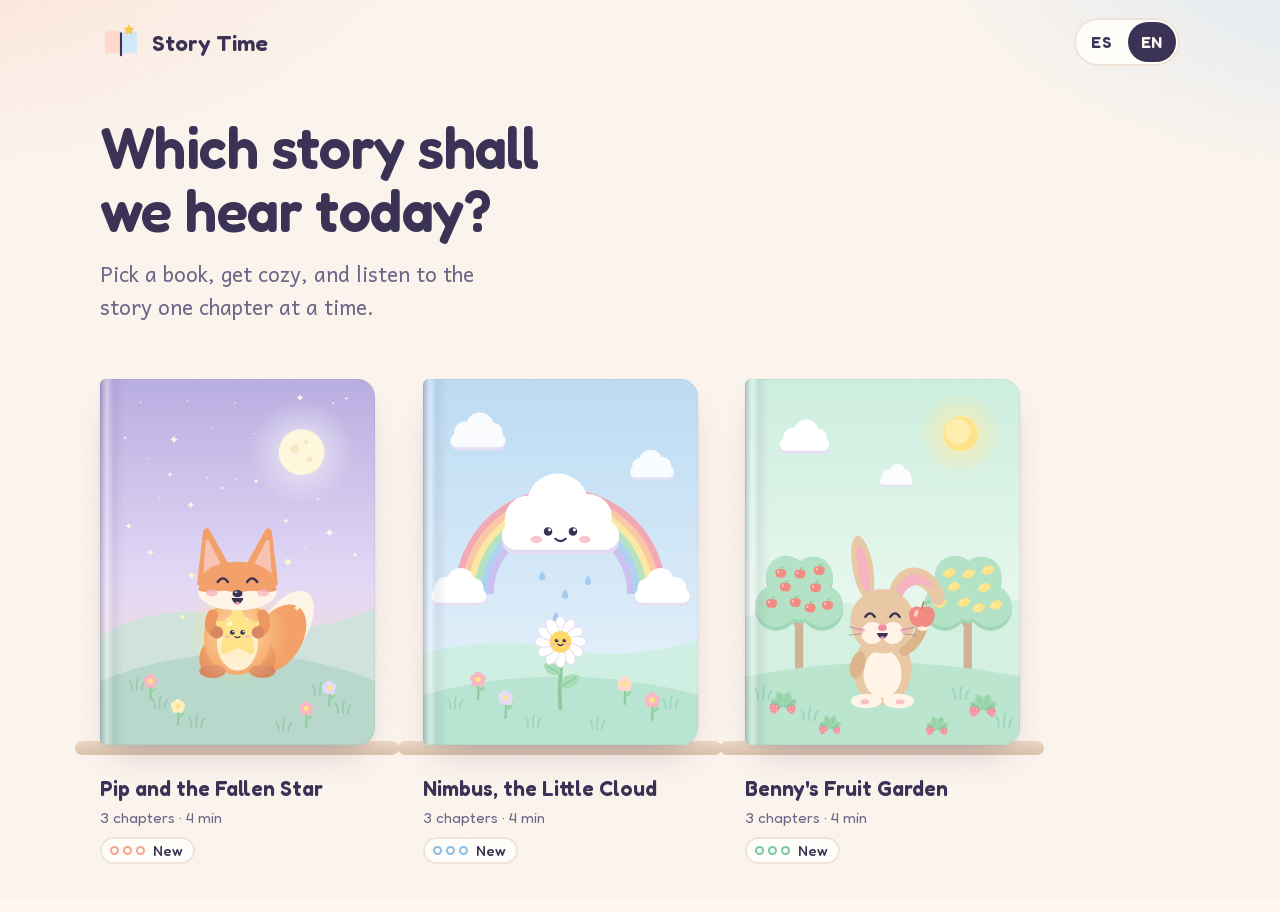
<file: index.html>
<!doctype html>
<html lang="es">
<head>
  <meta charset="utf-8">
  <meta name="viewport" content="width=device-width, initial-scale=1">
  <title>Hora del Cuento</title>
  <meta name="description" content="Audiolibros infantiles en inglés, capítulo por capítulo.">
  <meta name="theme-color" content="#FFF8F0">
  <link rel="icon" href="data:image/svg+xml,%3Csvg xmlns='http://www.w3.org/2000/svg' viewBox='0 0 64 64'%3E%3Ccircle cx='32' cy='32' r='30' fill='%23FFD9CC'/%3E%3Cpath d='M32 14l5 11 12 1-9 8 3 12-11-6-11 6 3-12-9-8 12-1z' fill='%23F5C84C' stroke='%23F5C84C' stroke-width='4' stroke-linejoin='round'/%3E%3C/svg%3E">
  <link rel="apple-touch-icon" href="icons/apple-touch-icon.png">
  <meta name="apple-mobile-web-app-capable" content="yes">
  <meta name="apple-mobile-web-app-title" content="Hora del Cuento">
  <link rel="stylesheet" href="css/fonts.css">
  <link rel="stylesheet" href="css/styles.css">
</head>
<body>
  <!-- Icon sprite -->
  <svg width="0" height="0" style="position:absolute" aria-hidden="true">
    <symbol id="i-play" viewBox="0 0 24 24"><path d="M8 5.5v13a1 1 0 0 0 1.5.86l10.2-6.5a1 1 0 0 0 0-1.72L9.5 4.64A1 1 0 0 0 8 5.5z" fill="currentColor"/></symbol>
    <symbol id="i-pause" viewBox="0 0 24 24"><rect x="6" y="5" width="4.5" height="14" rx="1.6" fill="currentColor"/><rect x="13.5" y="5" width="4.5" height="14" rx="1.6" fill="currentColor"/></symbol>
    <symbol id="i-back10" viewBox="0 0 24 24"><path d="M4.5 12a7.5 7.5 0 1 0 2.4-5.5" fill="none" stroke="currentColor" stroke-width="2.2" stroke-linecap="round"/><path d="M4 3.5v4.5h4.5" fill="none" stroke="currentColor" stroke-width="2.2" stroke-linecap="round" stroke-linejoin="round"/><text x="12" y="15.6" text-anchor="middle" font-size="7.5" font-weight="700" font-family="Fredoka, sans-serif" fill="currentColor">10</text></symbol>
    <symbol id="i-fwd10" viewBox="0 0 24 24"><path d="M19.5 12a7.5 7.5 0 1 1-2.4-5.5" fill="none" stroke="currentColor" stroke-width="2.2" stroke-linecap="round"/><path d="M20 3.5v4.5h-4.5" fill="none" stroke="currentColor" stroke-width="2.2" stroke-linecap="round" stroke-linejoin="round"/><text x="12" y="15.6" text-anchor="middle" font-size="7.5" font-weight="700" font-family="Fredoka, sans-serif" fill="currentColor">10</text></symbol>
    <symbol id="i-prev" viewBox="0 0 24 24"><rect x="5" y="5" width="2.6" height="14" rx="1.3" fill="currentColor"/><path d="M19 6.3v11.4a1 1 0 0 1-1.55.83L9.2 13a1.2 1.2 0 0 1 0-2l8.25-5.53A1 1 0 0 1 19 6.3z" fill="currentColor"/></symbol>
    <symbol id="i-next" viewBox="0 0 24 24"><rect x="16.4" y="5" width="2.6" height="14" rx="1.3" fill="currentColor"/><path d="M5 6.3v11.4a1 1 0 0 0 1.55.83L14.8 13a1.2 1.2 0 0 0 0-2L6.55 5.47A1 1 0 0 0 5 6.3z" fill="currentColor"/></symbol>
    <symbol id="i-arrow-left" viewBox="0 0 24 24"><path d="M14.5 5.5L8 12l6.5 6.5" fill="none" stroke="currentColor" stroke-width="2.6" stroke-linecap="round" stroke-linejoin="round"/></symbol>
    <symbol id="i-arrow-right" viewBox="0 0 24 24"><path d="M9.5 5.5L16 12l-6.5 6.5" fill="none" stroke="currentColor" stroke-width="2.6" stroke-linecap="round" stroke-linejoin="round"/></symbol>
    <symbol id="i-volume" viewBox="0 0 24 24"><path d="M4 9.5h3.2L12 5.6v12.8l-4.8-3.9H4a1 1 0 0 1-1-1v-3a1 1 0 0 1 1-1z" fill="currentColor"/><path d="M15.5 9a4.2 4.2 0 0 1 0 6M18 6.5a7.8 7.8 0 0 1 0 11" fill="none" stroke="currentColor" stroke-width="2" stroke-linecap="round"/></symbol>
    <symbol id="i-check" viewBox="0 0 24 24"><path d="M6 12.5l4 4 8-9" fill="none" stroke="currentColor" stroke-width="3" stroke-linecap="round" stroke-linejoin="round"/></symbol>
    <symbol id="i-star" viewBox="0 0 24 24"><path d="M12 3.2l2.6 5.5 6 .8-4.4 4.1 1.1 6-5.3-2.9-5.3 2.9 1.1-6-4.4-4.1 6-.8z" fill="currentColor" stroke="currentColor" stroke-width="1.6" stroke-linejoin="round"/></symbol>
    <symbol id="i-download" viewBox="0 0 24 24"><path d="M12 4v11M7.5 10.5L12 15l4.5-4.5" fill="none" stroke="currentColor" stroke-width="2.4" stroke-linecap="round" stroke-linejoin="round"/><path d="M5 19.5h14" fill="none" stroke="currentColor" stroke-width="2.4" stroke-linecap="round"/></symbol>
    <symbol id="i-replay" viewBox="0 0 24 24"><path d="M5 12a7 7 0 1 0 2.2-5.1" fill="none" stroke="currentColor" stroke-width="2.4" stroke-linecap="round"/><path d="M5 3.8V8h4.2" fill="none" stroke="currentColor" stroke-width="2.4" stroke-linecap="round" stroke-linejoin="round"/></symbol>
  </svg>

  <a class="skip-link" href="#app" data-i18n="skipToContent">Saltar al contenido</a>

  <header class="site-header">
    <a class="brand" href="#/">
      <svg class="brand-mark" viewBox="0 0 48 48" aria-hidden="true">
        <path d="M6 13c6-3 12-3 18 1v25c-6-4-12-4-18-1z" fill="#FFD9CC"/>
        <path d="M42 13c-6-3-12-3-18 1v25c6-4 12-4 18-1z" fill="#D2E7F7"/>
        <path d="M24 14v25" stroke="#3B3355" stroke-width="2.4" stroke-linecap="round"/>
        <path d="M33 4.5l1.6 3.4 3.7.5-2.7 2.5.7 3.7-3.3-1.8-3.3 1.8.7-3.7-2.7-2.5 3.7-.5z" fill="#F5C84C" stroke="#F5C84C" stroke-width="1.2" stroke-linejoin="round"/>
      </svg>
      <span class="brand-name" data-i18n="appName">Hora del Cuento</span>
    </a>
    <p class="offline-status" role="status" hidden></p>
    <div class="lang-switch" role="group" data-i18n-aria="language">
      <button type="button" data-lang="es" aria-pressed="true">ES</button>
      <button type="button" data-lang="en" aria-pressed="false">EN</button>
    </div>
  </header>

  <main id="app" tabindex="-1"></main>

  <audio id="audio" preload="metadata"></audio>

  <script src="js/data.js"></script>
  <script src="js/scenes.js"></script>
  <script src="js/vocabulary.js"></script>
  <script src="js/i18n.js"></script>
  <script src="js/storage.js"></script>
  <script src="js/vocab-markup.js"></script>
  <script src="js/player.js"></script>
  <script src="js/views.js"></script>
  <script src="js/app.js"></script>
</body>
</html>
</file>
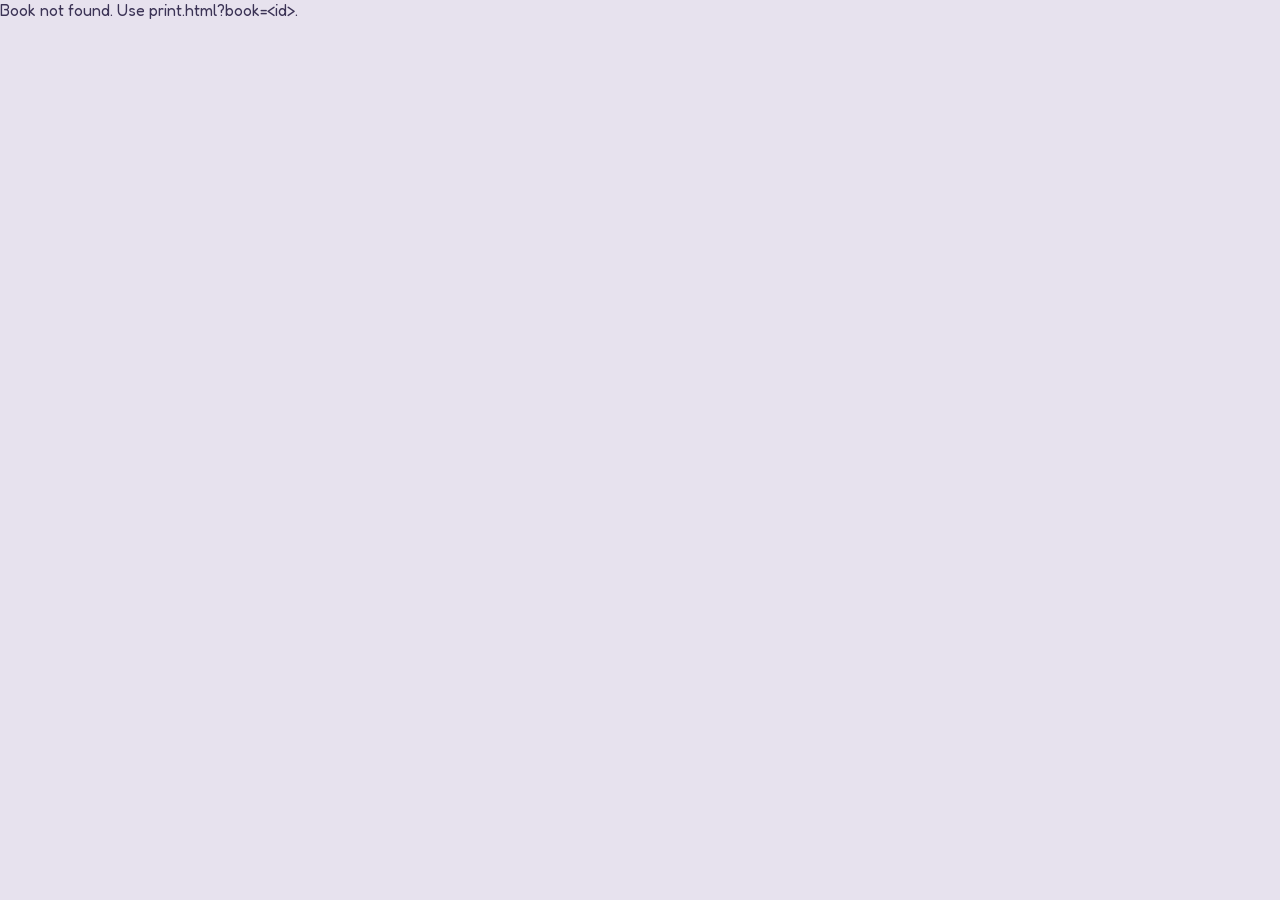
<file: print.html>
<!doctype html>
<html lang="en">
<head>
  <meta charset="utf-8">
  <meta name="viewport" content="width=device-width, initial-scale=1">
  <title>Hora del Cuento · PDF</title>
  <link rel="stylesheet" href="css/fonts.css">
  <link rel="stylesheet" href="css/print.css">
</head>
<body>
  <!-- Printable book: print.html?book=pip. tools/build_pdfs.mjs turns it into pdf/<book>.pdf -->
  <main id="book"></main>
  <script src="js/data.js"></script>
  <script src="js/scenes.js"></script>
  <script src="js/vocabulary.js"></script>
  <script src="js/vocab-markup.js"></script>
  <script src="js/print.js"></script>
</body>
</html>
</file>
<file: css/fonts.css>
/* Self-hosted fonts (SIL Open Font License, see fonts/OFL-*.txt) so the app works offline */
@font-face {
  font-family: 'Fredoka';
  font-style: normal;
  font-weight: 300 700;
  font-display: swap;
  src: url('../fonts/fredoka.woff2') format('woff2');
}
@font-face {
  font-family: 'Andika';
  font-style: normal;
  font-weight: 400;
  font-display: swap;
  src: url('../fonts/andika-400.woff2') format('woff2');
}
@font-face {
  font-family: 'Andika';
  font-style: normal;
  font-weight: 700;
  font-display: swap;
  src: url('../fonts/andika-700.woff2') format('woff2');
}
</file>
<file: css/styles.css>
/* ==========================================================================
   Hora del Cuento — soft pastel picture-book styles
   ========================================================================== */

:root {
  --cream: #fff8f0;
  --paper: #fffdf9;
  --ink: #3b3355;
  --ink-soft: #6e6588;
  --line: #efe3d8;

  --peach: #ffd9cc;
  --peach-deep: #f4a58c;
  --sky: #d2e7f7;
  --sky-deep: #8bbde6;
  --mint: #cfefe3;
  --mint-deep: #78c9a8;
  --lavender: #e4dcf7;
  --lavender-deep: #a998de;
  --butter: #fff1bf;
  --butter-deep: #f5c84c;

  /* Per-book accent (overridden by .theme-*) */
  --accent: var(--lavender);
  --accent-deep: var(--lavender-deep);
  --highlight: #ffecb0;
  --vocab-ink: #6a4fb8;

  --font-display: 'Fredoka', ui-rounded, 'Arial Rounded MT Bold', system-ui, sans-serif;
  --font-read: 'Andika', Verdana, ui-sans-serif, sans-serif;

  --radius-lg: 28px;
  --radius: 20px;
  --shadow-soft: 0 1px 2px rgb(59 51 85 / 0.05), 0 10px 30px -14px rgb(59 51 85 / 0.22);
  --shadow-lift: 0 2px 4px rgb(59 51 85 / 0.06), 0 18px 36px -16px rgb(59 51 85 / 0.3);
  --ease-out: cubic-bezier(0.22, 1, 0.36, 1);
  --gutter: clamp(16px, 4vw, 40px);
}

.theme-peach { --accent: var(--peach); --accent-deep: var(--peach-deep); --highlight: #ffe2c4; --vocab-ink: #b84a2e; }
.theme-sky { --accent: var(--sky); --accent-deep: var(--sky-deep); --highlight: #ffecb0; --vocab-ink: #2a6aa8; }
.theme-mint { --accent: var(--mint); --accent-deep: var(--mint-deep); --highlight: #ffecb0; --vocab-ink: #23805b; }
.theme-lavender { --accent: var(--lavender); --accent-deep: var(--lavender-deep); --highlight: #ffe6c8; --vocab-ink: #6a4fb8; }

/* ---------- Base ---------- */

*,
*::before,
*::after { box-sizing: border-box; }

[hidden] { display: none !important; }

html { -webkit-text-size-adjust: 100%; }

body {
  margin: 0;
  min-height: 100vh;
  display: flex;
  flex-direction: column;
  font-family: var(--font-display);
  color: var(--ink);
  background:
    radial-gradient(60rem 30rem at -10% -12%, rgb(255 217 204 / 0.7), transparent 60%),
    radial-gradient(50rem 26rem at 110% -8%, rgb(210 231 247 / 0.8), transparent 60%),
    var(--cream);
  background-attachment: fixed;
  overflow-x: hidden;
}

/* Paper grain */
body::before {
  content: '';
  position: fixed;
  inset: 0;
  z-index: -1;
  pointer-events: none;
  background-image: url("data:image/svg+xml,%3Csvg xmlns='http://www.w3.org/2000/svg' width='180' height='180'%3E%3Cfilter id='n'%3E%3CfeTurbulence type='fractalNoise' baseFrequency='.85' numOctaves='2' stitchTiles='stitch'/%3E%3CfeColorMatrix values='0 0 0 0 .23 0 0 0 0 .2 0 0 0 0 .33 0 0 0 .07 0'/%3E%3C/filter%3E%3Crect width='100%25' height='100%25' filter='url(%23n)'/%3E%3C/svg%3E");
}

img { max-width: 100%; height: auto; display: block; }

a { color: inherit; }

button { font: inherit; color: inherit; }

h1, h2, p { margin: 0; }

h1 { font-weight: 600; letter-spacing: -0.01em; line-height: 1.1; text-wrap: balance; }
h1:focus { outline: none; }

:focus-visible {
  outline: 3px solid var(--ink);
  outline-offset: 3px;
  border-radius: 12px;
}

.icon { width: 24px; height: 24px; flex: none; }

.visually-hidden {
  position: absolute !important;
  width: 1px; height: 1px;
  overflow: hidden;
  clip: rect(0 0 0 0);
  white-space: nowrap;
}

.skip-link {
  position: absolute;
  left: 16px;
  top: -60px;
  z-index: 10;
  padding: 10px 16px;
  border-radius: 999px;
  background: var(--ink);
  color: var(--cream);
  font-weight: 500;
  text-decoration: none;
}
.skip-link:focus { top: 12px; }

/* ---------- Header ---------- */

.site-header,
main {
  width: 100%;
  max-width: 1160px;
  margin-inline: auto;
  padding-inline: var(--gutter);
}

.site-header {
  display: flex;
  align-items: center;
  justify-content: space-between;
  gap: 16px;
  padding-block: 18px;
}

.brand {
  display: inline-flex;
  align-items: center;
  gap: 10px;
  text-decoration: none;
  font-weight: 600;
  font-size: clamp(1.15rem, 1rem + 0.6vw, 1.4rem);
}
.brand-mark { width: 42px; height: 42px; }

.offline-status {
  margin-left: auto;
  padding: 6px 14px;
  border-radius: 999px;
  background: var(--paper);
  box-shadow: inset 0 0 0 2px var(--line);
  font-size: 0.88rem;
  font-weight: 500;
  color: var(--ink-soft);
  font-variant-numeric: tabular-nums;
}
.offline-status.is-ready { background: var(--mint); box-shadow: none; color: var(--ink); }

.lang-switch {
  display: inline-flex;
  padding: 4px;
  gap: 2px;
  border-radius: 999px;
  background: var(--paper);
  box-shadow: inset 0 0 0 2px var(--line);
}
.lang-switch button {
  min-width: 48px;
  min-height: 40px;
  border: 0;
  border-radius: 999px;
  background: transparent;
  font-weight: 600;
  letter-spacing: 0.04em;
  cursor: pointer;
  transition: background-color 0.2s, color 0.2s;
}
.lang-switch button[aria-pressed='true'] { background: var(--ink); color: var(--cream); }
.lang-switch button[aria-pressed='false']:hover { background: var(--lavender); }

main { flex: 1; padding-bottom: 48px; }
main:focus { outline: none; }
main > section { animation: fade-in 0.45s var(--ease-out) both; }

/* ---------- Shared bits ---------- */

.eyebrow {
  font-weight: 500;
  font-size: 0.98rem;
  color: var(--ink-soft);
  letter-spacing: 0.01em;
}

.back-link {
  display: inline-flex;
  align-items: center;
  gap: 6px;
  min-height: 44px;
  padding: 8px 16px 8px 10px;
  margin-bottom: clamp(16px, 3vw, 28px);
  border-radius: 999px;
  background: var(--paper);
  box-shadow: var(--shadow-soft);
  text-decoration: none;
  font-weight: 500;
  max-width: 100%;
  transition: background-color 0.2s, transform 0.2s var(--ease-out);
}
.back-link span { overflow: hidden; text-overflow: ellipsis; white-space: nowrap; }
.back-link:hover { background: var(--accent); transform: translateX(-2px); }

.btn {
  display: inline-flex;
  align-items: center;
  justify-content: center;
  gap: 10px;
  min-height: 52px;
  padding: 12px 24px;
  border: 0;
  border-radius: 999px;
  background: var(--accent-deep);
  color: var(--ink);
  font-weight: 600;
  font-size: 1.05rem;
  text-decoration: none;
  cursor: pointer;
  box-shadow: 0 8px 18px -10px color-mix(in oklab, var(--accent-deep) 70%, var(--ink));
  transition: transform 0.2s var(--ease-out), box-shadow 0.2s, background-color 0.2s;
}
.btn:hover { transform: translateY(-2px); background: color-mix(in oklab, var(--accent-deep) 88%, white); }
.btn:active { transform: translateY(1px); }
.btn-big { min-height: 62px; padding: 16px 30px; font-size: 1.2rem; }
.btn-big .icon { width: 28px; height: 28px; }
.btn-ghost {
  background: transparent;
  box-shadow: inset 0 0 0 2px color-mix(in oklab, var(--ink) 18%, transparent);
}
.btn-ghost:hover { background: var(--paper); }

/* Book cover with a spine crease */
.cover {
  position: relative;
  display: block;
  aspect-ratio: 3 / 4;
  border-radius: 6px 18px 18px 6px;
  background: var(--accent);
  box-shadow: var(--shadow-lift);
  transition: transform 0.35s var(--ease-out), box-shadow 0.35s var(--ease-out);
}
.cover img {
  width: 100%;
  height: 100%;
  object-fit: cover;
  border-radius: inherit;
}
.cover::after {
  content: '';
  position: absolute;
  inset: 0;
  border-radius: inherit;
  pointer-events: none;
  background: linear-gradient(90deg,
    rgb(59 51 85 / 0.22) 0,
    rgb(255 255 255 / 0.35) 2.5%,
    rgb(59 51 85 / 0.08) 5%,
    transparent 9%);
  box-shadow: inset 0 0 0 1px rgb(59 51 85 / 0.06);
}

/* ---------- Library ---------- */

.library-intro {
  max-width: 40rem;
  padding-block: clamp(12px, 3vw, 32px) clamp(28px, 5vw, 56px);
}
.library-intro h1 { font-size: clamp(2.1rem, 1.3rem + 3.4vw, 3.6rem); }
.lede {
  margin-top: 14px;
  font-family: var(--font-read);
  font-size: clamp(1.1rem, 1rem + 0.4vw, 1.3rem);
  line-height: 1.6;
  color: var(--ink-soft);
  max-width: 34ch;
}

.shelf {
  list-style: none;
  margin: 0;
  padding: 0;
  display: grid;
  grid-template-columns: repeat(auto-fit, minmax(min(150px, 100%), 1fr));
  gap: clamp(40px, 6vw, 64px) clamp(20px, 4vw, 48px);
  max-width: 920px;
}

.shelf-item {
  animation: rise 0.7s var(--ease-out) both;
  animation-delay: calc(var(--i, 0) * 90ms + 80ms);
}

.shelf-link {
  position: relative;
  display: flex;
  flex-direction: column;
  gap: 6px;
  text-decoration: none;
  container-type: inline-size;
  border-radius: 18px;
}
/* The little wooden ledge each book stands on */
.shelf-link::before {
  content: '';
  position: absolute;
  top: calc(100cqw * 4 / 3 - 4px);
  left: -9%;
  right: -9%;
  height: 14px;
  border-radius: 8px;
  background: linear-gradient(#ead7c4, #dcc3ab);
  box-shadow: 0 10px 18px -10px rgb(59 51 85 / 0.45);
}
.shelf-link:hover .cover,
.shelf-link:focus-visible .cover {
  transform: translateY(-8px) rotate(-1.5deg);
  box-shadow: 0 26px 40px -18px rgb(59 51 85 / 0.45);
}

.shelf-title {
  margin-top: 26px;
  font-weight: 600;
  font-size: clamp(1.05rem, 0.95rem + 0.5vw, 1.3rem);
  line-height: 1.2;
}
.shelf-meta { font-size: 0.95rem; color: var(--ink-soft); }

.status {
  align-self: flex-start;
  display: inline-flex;
  align-items: center;
  gap: 8px;
  margin-top: 4px;
  padding: 5px 12px 5px 10px;
  border-radius: 999px;
  font-size: 0.88rem;
  font-weight: 500;
  background: var(--paper);
  box-shadow: inset 0 0 0 2px var(--line);
}
.status-progress { background: var(--accent); box-shadow: none; }
.status-done { background: var(--butter); box-shadow: none; }

.dots { display: inline-flex; gap: 4px; }
.dot {
  width: 9px;
  height: 9px;
  border-radius: 50%;
  box-shadow: inset 0 0 0 2px var(--accent-deep);
}
.dot.is-filled { background: var(--accent-deep); }
.status-progress .dot { box-shadow: inset 0 0 0 2px color-mix(in oklab, var(--accent-deep) 70%, var(--ink)); }
.status-progress .dot.is-filled { background: color-mix(in oklab, var(--accent-deep) 70%, var(--ink)); }

/* ---------- Book ---------- */

.book-layout {
  display: grid;
  gap: clamp(28px, 5vw, 64px);
  align-items: start;
}
.cover-large { width: min(260px, 70%); margin-inline: auto; }

.book-info { display: flex; flex-direction: column; align-items: flex-start; gap: 16px; }
.book-info h1 { font-size: clamp(2rem, 1.4rem + 2.6vw, 3.2rem); }
.summary {
  font-family: var(--font-read);
  font-size: clamp(1.12rem, 1rem + 0.4vw, 1.3rem);
  line-height: 1.6;
  max-width: 44ch;
}
.book-actions { display: flex; flex-wrap: wrap; gap: 12px; margin-block: 8px 12px; }

.chapter-path {
  position: relative;
  list-style: none;
  margin: 0;
  padding: 0;
  width: 100%;
  max-width: 640px;
  display: flex;
  flex-direction: column;
  gap: 6px;
}
/* Dotted trail connecting the chapter dots */
.chapter-path::before {
  content: '';
  position: absolute;
  left: 33px;
  top: 40px;
  bottom: 40px;
  border-left: 3px dotted var(--accent-deep);
}

.step-link {
  position: relative;
  display: grid;
  grid-template-columns: 44px clamp(72px, 18vw, 104px) 1fr auto;
  align-items: center;
  gap: clamp(10px, 2.4vw, 18px);
  padding: 10px 14px 10px 12px;
  border-radius: var(--radius);
  text-decoration: none;
  transition: background-color 0.2s, box-shadow 0.2s, transform 0.25s var(--ease-out);
}
.step-link:hover { background: var(--paper); box-shadow: var(--shadow-soft); transform: translateX(3px); }

.step-dot {
  display: grid;
  place-items: center;
  width: 44px;
  height: 44px;
  border-radius: 50%;
  background: var(--paper);
  box-shadow: inset 0 0 0 3px var(--accent-deep);
  font-weight: 600;
  font-size: 1.1rem;
}
.step.is-done .step-dot { background: var(--accent-deep); box-shadow: none; }
.step.is-current .step-dot {
  background: var(--butter);
  box-shadow: inset 0 0 0 3px var(--butter-deep), 0 0 0 6px rgb(245 200 76 / 0.25);
}

.step-thumb {
  width: 100%;
  aspect-ratio: 4 / 3;
  object-fit: cover;
  border-radius: 12px;
  background: var(--accent);
}
.step-text { display: flex; flex-direction: column; gap: 2px; min-width: 0; }
.step-label { font-size: 0.88rem; font-weight: 500; color: var(--ink-soft); }
.step-title { font-weight: 600; font-size: clamp(1.02rem, 0.95rem + 0.3vw, 1.15rem); line-height: 1.25; }
.step-time { font-size: 0.92rem; font-weight: 500; color: var(--ink-soft); font-variant-numeric: tabular-nums; }

@media (min-width: 820px) {
  .book-layout { grid-template-columns: minmax(240px, 340px) 1fr; }
  .cover-large { width: 100%; position: sticky; top: 24px; }
}

@media (max-width: 420px) {
  .step-link { grid-template-columns: 44px 64px 1fr; }
  .step-time { display: none; }
}

/* ---------- Chapter: an open picture book ---------- */

.spread {
  position: relative;
  display: grid;
  grid-template-columns: minmax(0, 1.08fr) minmax(0, 1fr);
  container-type: inline-size;
  border-radius: var(--radius-lg);
  background: var(--paper);
  box-shadow: var(--shadow-lift);
  overflow: hidden;
}
/* The fold down the middle of the book */
.spread::after {
  content: '';
  position: absolute;
  top: 0;
  bottom: 0;
  left: 51.92%; /* 1.08 / 2.08 */
  width: 48px;
  transform: translateX(-50%);
  pointer-events: none;
  background: linear-gradient(90deg,
    transparent,
    rgb(59 51 85 / 0.08) 42%,
    rgb(59 51 85 / 0.16) 50%,
    rgb(255 255 255 / 0.5) 54%,
    transparent);
}

.illustration {
  position: relative;
  margin: 0;
  background: var(--accent);
}
/* Two stacked layers: the next scene fades in over the current one,
   and the visible one drifts slowly so the picture never feels frozen. */
.illustration .scene {
  position: absolute;
  inset: 0;
  width: 100%;
  height: 100%;
  object-fit: cover;
  opacity: 0;
  transition: opacity 0.9s var(--ease-out);
}
.illustration .scene.is-visible {
  opacity: 1;
  animation: drift 16s ease-in-out infinite alternate;
}

.book-page {
  --story-size: 1.8rem;
  display: flex;
  flex-direction: column;
  /* Fixed height = the 4:3 illustration column, so the book never changes size.
     Long pages shrink their text instead (see fitText in views.js). */
  height: calc(100cqw * 0.3894);
  overflow: hidden;
  padding: clamp(24px, 2.8vw, 34px) clamp(28px, 3.6vw, 44px) clamp(16px, 2vw, 22px);
}
.book-page[data-text-size='s'] { --story-size: 1.45rem; }
.book-page[data-text-size='l'] { --story-size: 2.15rem; }
.book-page[data-text-size='xl'] { --story-size: 2.55rem; }

.chapter-heading { display: flex; flex-direction: column; gap: 4px; }
.chapter-heading .eyebrow { font-size: 0.92rem; }
.chapter-heading h1 { font-size: clamp(1.3rem, 1.05rem + 0.6vw, 1.55rem); }

.page-body { flex: 1; min-height: 0; display: flex; flex-direction: column; }
.page-stage {
  flex: 1;
  min-height: 0;
  overflow: hidden;
  display: flex;
  align-items: center;
  padding-block: 12px;
}
.page-text {
  font-family: var(--font-read);
  font-size: var(--story-size);
  line-height: 1.5;
  text-wrap: pretty;
}
.page-text.turn-next { animation: turn-next 0.45s var(--ease-out) both; }
.page-text.turn-prev { animation: turn-prev 0.45s var(--ease-out) both; }

.sentence {
  padding: 0.06em 0.14em;
  margin: 0 -0.14em;
  border-radius: 0.35em;
  cursor: pointer;
  -webkit-box-decoration-break: clone;
  box-decoration-break: clone;
  transition: background-color 0.3s var(--ease-out);
}
.sentence:hover { background: color-mix(in oklab, var(--accent) 55%, transparent); }
.sentence.is-current { background: var(--highlight); }

/* Vocabulary words: bold, in the book's ink color, with a wavy underline */
.vocab {
  background: none;
  color: var(--vocab-ink);
  font-weight: 700;
  text-decoration: underline wavy color-mix(in oklab, var(--vocab-ink) 55%, transparent);
  text-decoration-thickness: 0.07em;
  text-underline-offset: 0.22em;
  text-decoration-skip-ink: none;
  cursor: help;
}

.page-nav {
  display: flex;
  align-items: center;
  justify-content: space-between;
  gap: 12px;
}
.page-dots { display: flex; flex-wrap: wrap; justify-content: center; gap: 6px; }
.page-dot {
  width: 8px;
  height: 8px;
  border-radius: 999px;
  background: color-mix(in oklab, var(--accent-deep) 28%, var(--line));
  transition: background-color 0.3s;
}
.page-dot.is-past { background: color-mix(in oklab, var(--accent-deep) 60%, var(--paper)); }
.page-dot.is-active { width: 22px; background: var(--accent-deep); }

/* End of chapter, shown on the text page */
.end-card {
  flex: 1;
  display: flex;
  flex-direction: column;
  align-items: flex-start;
  justify-content: center;
  gap: 6px;
  min-height: 0;
  margin-top: 14px;
  padding: 18px 24px;
  border-radius: var(--radius);
  background: color-mix(in oklab, var(--butter) 75%, var(--paper));
  animation: pop-in 0.5s var(--ease-out) both;
}
.end-star .icon {
  width: 44px;
  height: 44px;
  color: var(--butter-deep);
  animation: twinkle 1.6s var(--ease-out) 0.2s both;
}
.end-title { font-weight: 600; font-size: 1.45rem; }
.end-body { font-family: var(--font-read); font-size: 1.15rem; color: var(--ink-soft); }
.end-actions { display: flex; flex-wrap: wrap; gap: 10px; margin-top: 10px; }
.end-actions .btn { min-height: 46px; padding: 10px 18px; font-size: 1rem; }

/* Player */
.player {
  position: relative;
  margin-top: 20px;
  padding: 14px clamp(16px, 2.4vw, 28px) 16px;
  border-radius: var(--radius-lg);
  background: var(--paper);
  box-shadow: var(--shadow-soft);
}

/* Seek row: 0:00 [=====o-----] 1:33 */
.seek {
  display: grid;
  grid-template-columns: auto 1fr auto;
  align-items: center;
  gap: 12px;
  font-size: 0.9rem;
  font-weight: 500;
  color: var(--ink-soft);
  font-variant-numeric: tabular-nums;
}
.times { display: contents; }
.seek-bar { grid-column: 2; grid-row: 1; }
.t-now { grid-column: 1; grid-row: 1; min-width: 3.2ch; }

.range {
  --fill: 0%;
  --track: color-mix(in oklab, var(--accent) 55%, var(--line));
  width: 100%;
  height: 32px;
  margin: 0;
  background: transparent;
  cursor: pointer;
  -webkit-appearance: none;
  appearance: none;
}
.range::-webkit-slider-runnable-track {
  height: 10px;
  border-radius: 999px;
  background: linear-gradient(to right, var(--accent-deep) var(--fill), var(--track) var(--fill));
}
.range::-webkit-slider-thumb {
  -webkit-appearance: none;
  width: 26px;
  height: 26px;
  margin-top: -8px;
  border-radius: 50%;
  background: var(--paper);
  border: 5px solid var(--accent-deep);
  box-shadow: 0 2px 6px rgb(59 51 85 / 0.25);
  transition: transform 0.15s var(--ease-out);
}
.range:active::-webkit-slider-thumb { transform: scale(1.15); }
.range::-moz-range-track { height: 10px; border-radius: 999px; background: var(--track); }
.range::-moz-range-progress { height: 10px; border-radius: 999px; background: var(--accent-deep); }
.range::-moz-range-thumb {
  width: 16px;
  height: 16px;
  border-radius: 50%;
  background: var(--paper);
  border: 5px solid var(--accent-deep);
  box-shadow: 0 2px 6px rgb(59 51 85 / 0.25);
}
.range:focus-visible { outline-offset: 2px; }

/* speed | transport | text size + volume */
.controls {
  display: grid;
  grid-template-columns: 1fr auto 1fr;
  align-items: center;
  gap: 16px;
  margin-top: 4px;
}
.controls > .speed { justify-self: start; }
.controls-end { justify-self: end; display: flex; align-items: center; gap: 18px; }

.transport { display: flex; align-items: center; justify-content: center; gap: 12px; }

.icon-btn,
.play-btn {
  display: grid;
  place-items: center;
  border: 0;
  border-radius: 50%;
  cursor: pointer;
  transition: background-color 0.2s, transform 0.2s var(--ease-out);
}
.icon-btn { width: 52px; height: 52px; background: transparent; }
.icon-btn .icon { width: 30px; height: 30px; }
.icon-btn:hover:not(:disabled) { background: var(--accent); }
.icon-btn:active:not(:disabled) { transform: scale(0.92); }
.icon-btn:disabled { opacity: 0.3; cursor: default; }
.page-turn { background: color-mix(in oklab, var(--accent) 45%, var(--paper)); }
.page-turn { width: 46px; height: 46px; }
.page-turn .icon { width: 24px; height: 24px; }

.play-btn {
  width: 78px;
  height: 78px;
  background: var(--accent-deep);
  box-shadow: 0 10px 22px -10px color-mix(in oklab, var(--accent-deep) 60%, var(--ink));
}
.play-btn .icon { width: 36px; height: 36px; }
.play-btn .icon-play { transform: translateX(2px); }
.play-btn .icon-pause,
.play-btn.is-playing .icon-play { display: none; }
.play-btn.is-playing .icon-pause { display: block; }
.play-btn:hover { transform: scale(1.04); }
.play-btn:active { transform: scale(0.95); }

.pill-group {
  display: inline-flex;
  align-items: center;
  gap: 2px;
  padding: 4px;
  border-radius: 999px;
  background: color-mix(in oklab, var(--accent) 50%, var(--paper));
}
.chip,
.size-btn {
  display: inline-flex;
  align-items: center;
  justify-content: center;
  gap: 4px;
  min-height: 40px;
  padding: 6px 12px;
  border: 0;
  border-radius: 999px;
  background: transparent;
  font-size: 0.95rem;
  font-weight: 500;
  cursor: pointer;
  transition: background-color 0.2s, box-shadow 0.2s;
}
.size-btn { min-width: 42px; padding: 4px 8px; font-weight: 600; line-height: 1; }
.size-btn[data-font='s'] { font-size: 0.85rem; }
.size-btn[data-font='m'] { font-size: 1.05rem; }
.size-btn[data-font='l'] { font-size: 1.3rem; }
.size-btn[data-font='xl'] { font-size: 1.55rem; }
.chip[aria-pressed='true'],
.size-btn[aria-pressed='true'] { background: var(--paper); box-shadow: 0 2px 8px -2px rgb(59 51 85 / 0.25); font-weight: 600; }
.chip[aria-pressed='false']:hover,
.size-btn[aria-pressed='false']:hover { background: rgb(255 255 255 / 0.5); }

.volume { display: inline-flex; align-items: center; gap: 8px; width: 150px; color: var(--ink-soft); }

.toast {
  position: absolute;
  left: 50%;
  bottom: calc(100% + 10px);
  max-width: calc(100% - 16px);
  padding: 8px 16px;
  border-radius: 999px;
  background: var(--ink);
  color: var(--cream);
  font-size: 0.92rem;
  font-weight: 500;
  white-space: nowrap;
  overflow: hidden;
  text-overflow: ellipsis;
  pointer-events: none;
  opacity: 0;
  transform: translate(-50%, 6px);
  transition: opacity 0.3s, transform 0.3s var(--ease-out);
}
.toast.is-visible { opacity: 1; transform: translate(-50%, 0); }

/* Narrow screens: basic stacked fallback (the design targets desktop) */
@media (max-width: 899px) {
  .spread { grid-template-columns: 1fr; }
  .spread::after { display: none; }
  .illustration { aspect-ratio: 4 / 3; }
  .book-page { height: auto; }
  .controls { grid-template-columns: 1fr; justify-items: center; }
  .controls > .speed,
  .controls-end { justify-self: center; }
  .player { position: sticky; bottom: 8px; z-index: 2; }
}
@media (pointer: coarse) {
  .volume { display: none; }
}

/* ---------- Notices ---------- */

.notice {
  max-width: 36rem;
  margin: clamp(24px, 8vw, 80px) auto;
  padding: clamp(24px, 5vw, 40px);
  border-radius: var(--radius-lg);
  background: var(--paper);
  box-shadow: var(--shadow-soft);
  display: flex;
  flex-direction: column;
  align-items: flex-start;
  gap: 16px;
}
.notice h1 { font-size: clamp(1.6rem, 1.3rem + 1.5vw, 2.2rem); }
.notice p { font-family: var(--font-read); font-size: 1.1rem; line-height: 1.6; }
.notice pre {
  width: 100%;
  margin: 0;
  padding: 16px 18px;
  overflow-x: auto;
  border-radius: 14px;
  background: var(--lavender);
  font-size: 0.92rem;
  line-height: 1.7;
}

/* ---------- Motion ---------- */

@keyframes fade-in { from { opacity: 0; } }
@keyframes rise { from { opacity: 0; transform: translateY(18px); } }
@keyframes pop-in { from { opacity: 0; transform: translateY(8px) scale(0.97); } }
@keyframes twinkle { from { transform: scale(0.4) rotate(-40deg); opacity: 0; } }
@keyframes turn-next { from { opacity: 0; transform: translateX(28px); } }
@keyframes turn-prev { from { opacity: 0; transform: translateX(-28px); } }
@keyframes drift {
  from { transform: scale(1.02); }
  to { transform: scale(1.08) translate(-1.5%, -1%); }
}

@media (prefers-reduced-motion: reduce) {
  *,
  *::before,
  *::after {
    animation-duration: 0.01ms !important;
    animation-delay: 0ms !important;
    transition-duration: 0.01ms !important;
    scroll-behavior: auto !important;
  }
}
</file>
<file: css/print.css>
/* Printable book (print.html): A4 landscape sheets, one per page of the PDF. */

@page { size: 297mm 210mm; margin: 0; }

:root {
  --cream: #fff8f0;
  --paper: #fffdf9;
  --ink: #3b3355;
  --ink-soft: #6e6588;
  --accent: #e4dcf7;
  --accent-deep: #a998de;
  --vocab-ink: #6a4fb8;
}
.theme-peach { --accent: #ffd9cc; --accent-deep: #f4a58c; --vocab-ink: #b84a2e; }
.theme-sky { --accent: #d2e7f7; --accent-deep: #8bbde6; --vocab-ink: #2a6aa8; }
.theme-mint { --accent: #cfefe3; --accent-deep: #78c9a8; --vocab-ink: #23805b; }

* { box-sizing: border-box; }

html { -webkit-print-color-adjust: exact; print-color-adjust: exact; }

body {
  margin: 0;
  font-family: 'Fredoka', ui-rounded, system-ui, sans-serif;
  color: var(--ink);
  background: #e7e2ee;
}

h1, h2, p { margin: 0; }

.sheet {
  position: relative;
  width: 297mm;
  height: 210mm;
  overflow: hidden;
  background: var(--cream);
  break-after: page;
}
.sheet:last-child { break-after: auto; }

@media screen {
  .sheet { margin: 10mm auto; box-shadow: 0 6px 24px rgb(59 51 85 / 0.2); }
}

footer {
  position: absolute;
  right: 18mm;
  bottom: 8mm;
  font-size: 9pt;
  font-weight: 500;
  color: var(--ink-soft);
}

/* Cover */
.cover {
  display: grid;
  grid-template-columns: 118mm 1fr;
  gap: 16mm;
  align-items: center;
  padding: 18mm 22mm;
  background: linear-gradient(135deg, var(--accent), var(--cream) 65%);
}
.cover-art {
  display: block;
  width: 100%;
  aspect-ratio: 3 / 4;
  object-fit: cover;
  border-radius: 3mm 8mm 8mm 3mm;
  box-shadow: 0 4mm 10mm rgb(59 51 85 / 0.25);
}
.brand { font-size: 11pt; font-weight: 600; color: var(--ink-soft); letter-spacing: 0.02em; }
.cover h1 { margin: 3mm 0 7mm; font-size: 34pt; font-weight: 600; line-height: 1.05; }
.summary { font-family: 'Andika', sans-serif; font-size: 14pt; line-height: 1.5; }
.summary-es { margin-top: 2mm; font-size: 12pt; color: var(--ink-soft); }
.topic {
  display: inline-block;
  margin: 7mm 0 5mm;
  padding: 2mm 5mm;
  border-radius: 99px;
  background: var(--paper);
  font-size: 11pt;
  font-weight: 600;
}
.contents { margin: 0; padding: 0; list-style: none; font-size: 12pt; line-height: 1.8; }
.contents span { font-weight: 600; color: var(--ink-soft); margin-right: 2mm; }

/* Story page: scene + paragraph */
.page {
  display: grid;
  grid-template-columns: 150mm 1fr;
  gap: 14mm;
  align-items: center;
  padding: 16mm 18mm 18mm;
}
.art {
  margin: 0;
  aspect-ratio: 4 / 3;
  border-radius: 6mm;
  overflow: hidden;
  background: var(--accent);
}
.art img { display: block; width: 100%; height: 100%; object-fit: cover; }
.chapter p { font-size: 11pt; font-weight: 500; color: var(--ink-soft); }
.chapter h2 { margin: 1mm 0 7mm; font-size: 18pt; font-weight: 600; line-height: 1.15; }
.story { font-family: 'Andika', sans-serif; font-size: 19pt; line-height: 1.55; text-wrap: pretty; }

.vocab {
  background: none;
  color: var(--vocab-ink);
  font-weight: 700;
  text-decoration: underline wavy color-mix(in oklab, var(--vocab-ink) 55%, transparent);
  text-decoration-thickness: 0.07em;
  text-underline-offset: 0.22em;
  text-decoration-skip-ink: none;
}

/* Vocabulary page */
.vocabulary { padding: 18mm 22mm; }
.vocabulary h2 { font-size: 26pt; font-weight: 600; }
.vocabulary h2 span { color: var(--ink-soft); font-weight: 500; }
.vocabulary .topic { margin: 3mm 0 0; }
.vocabulary ul {
  list-style: none;
  margin: 8mm 0 0;
  padding: 0;
  display: grid;
  grid-template-columns: repeat(auto-fill, minmax(38mm, 1fr));
  gap: 4mm;
}
.vocabulary li {
  display: flex;
  flex-direction: column;
  align-items: center;
  gap: 1mm;
  padding: 4mm 3mm;
  border-radius: 4mm;
  background: var(--paper);
  box-shadow: inset 0 0 0 0.5mm color-mix(in oklab, var(--accent-deep) 40%, transparent);
}
.emoji { font-size: 20pt; line-height: 1.2; }
.vocabulary b { font-size: 15pt; color: var(--vocab-ink); }
.vocabulary .es { font-size: 11pt; color: var(--ink-soft); }
</file>
